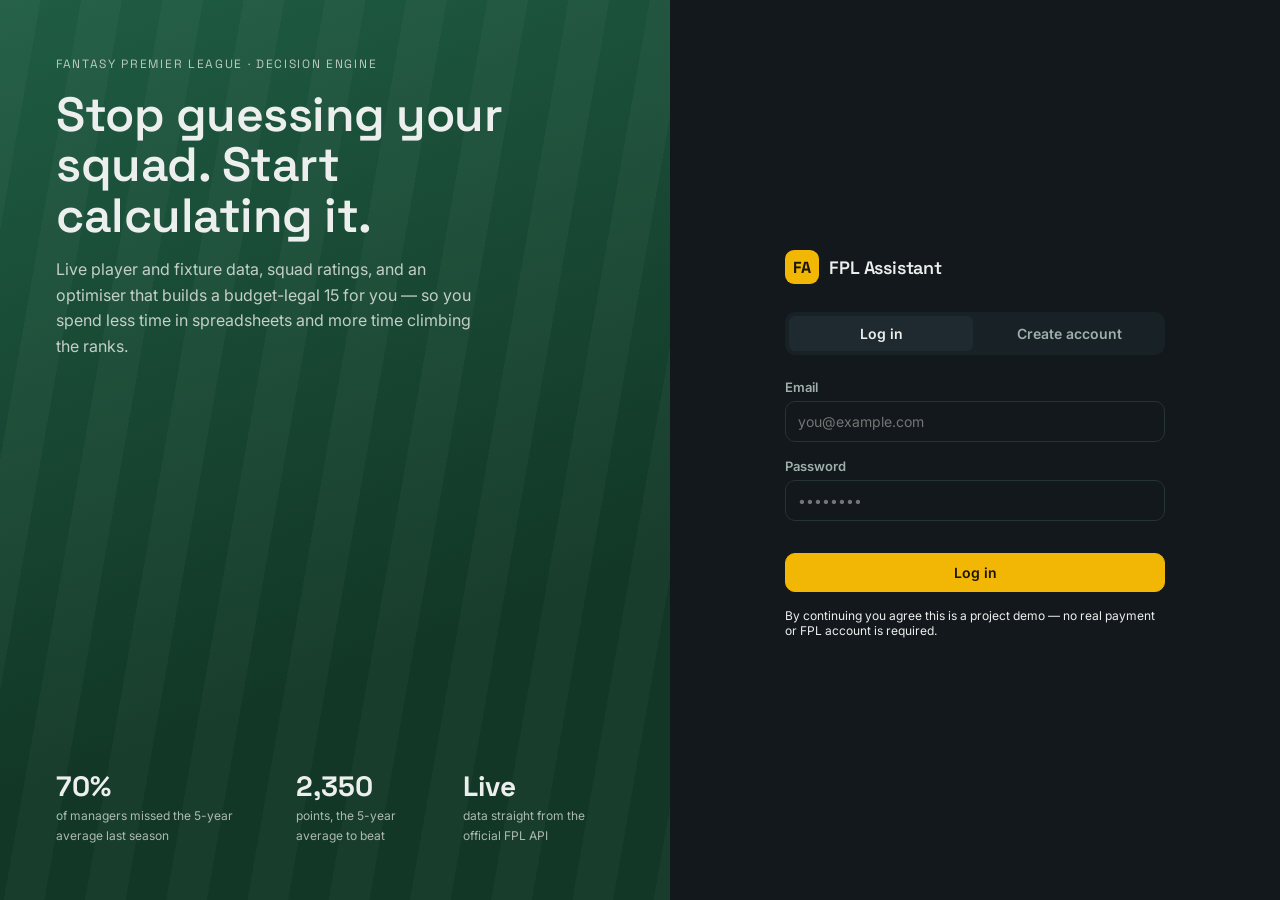
<file: fpl-assistant/frontend/index.html>
<!DOCTYPE html>
<html lang="en">
<head>
<meta charset="UTF-8">
<meta name="viewport" content="width=device-width, initial-scale=1.0">
<title>FPL Assistant &mdash; Build a smarter squad</title>
<link rel="stylesheet" href="css/style.css">
<script>window.FPL_API_BASE = 'https://fplaiv2.onrender.com/api';</script>
</head>
<body>

<div class="auth-shell">
  <div class="auth-hero">
    <div>
      <div class="eyebrow">Fantasy Premier League &middot; Decision Engine</div>
      <h1>Stop guessing your squad. Start calculating it.</h1>
      <p>Live player and fixture data, squad ratings, and an optimiser that builds a budget-legal 15 for you &mdash; so you spend less time in spreadsheets and more time climbing the ranks.</p>
    </div>
    <div class="auth-stat-row">
      <div class="auth-stat"><b>70%</b><span>of managers missed the 5-year average last season</span></div>
      <div class="auth-stat"><b>2,350</b><span>points, the 5-year average to beat</span></div>
      <div class="auth-stat"><b>Live</b><span>data straight from the official FPL API</span></div>
    </div>
  </div>

  <div class="auth-form-wrap">
    <div class="auth-card">
      <div class="logo"><div class="mark" style="width:34px;height:34px;border-radius:9px;background:var(--amber);color:#1a1400;display:flex;align-items:center;justify-content:center;font-family:var(--font-display);font-weight:700;">FA</div>
        <span class="display" style="font-size:18px;">FPL Assistant</span>
      </div>

      <div class="auth-tabs">
        <div class="auth-tab active" data-tab="login">Log in</div>
        <div class="auth-tab" data-tab="register">Create account</div>
      </div>

      <form id="login-form">
        <div class="field">
          <label for="login-email">Email</label>
          <input id="login-email" type="email" required autocomplete="email" placeholder="you@example.com">
        </div>
        <div class="field">
          <label for="login-password">Password</label>
          <input id="login-password" type="password" required autocomplete="current-password" placeholder="&bull;&bull;&bull;&bull;&bull;&bull;&bull;&bull;">
        </div>
        <div class="field-error" id="login-error"></div>
        <button type="submit" class="btn btn-primary btn-block" id="login-submit">Log in</button>
      </form>

      <form id="register-form" class="hidden">
        <div class="field">
          <label for="reg-name">Display name</label>
          <input id="reg-name" type="text" required placeholder="e.g. Alex">
        </div>
        <div class="field">
          <label for="reg-email">Email</label>
          <input id="reg-email" type="email" required autocomplete="email" placeholder="you@example.com">
        </div>
        <div class="field">
          <label for="reg-password">Password</label>
          <input id="reg-password" type="password" required minlength="8" autocomplete="new-password" placeholder="At least 8 characters">
        </div>
        <div class="field-error" id="register-error"></div>
        <button type="submit" class="btn btn-primary btn-block" id="register-submit">Create account</button>
      </form>

      <p class="sub" style="margin-top:16px;font-size:12px;">By continuing you agree this is a project demo &mdash; no real payment or FPL account is required.</p>
    </div>
  </div>
</div>

<script src="js/api.js"></script>
<script src="js/auth.js"></script>
</body>
</html>
</file>
<file: fpl-assistant/frontend/css/style.css>
/* ==========================================================================
   FPL Assistant -- design tokens
   Palette:  ink #12181B (bg) / panel #182126 / turf #1F5C43 / chalk #EDEFEE
             signal amber #F2B705 (primary action, budget)
             data blue #3E8EDE (links, secondary accent)
             danger #E5484D (alerts, injuries)
   Type:     Display -- 'Space Grotesk'  |  Body -- 'Inter'
   ========================================================================== */

@import url('https://fonts.googleapis.com/css2?family=Space+Grotesk:wght@500;600;700&family=Inter:wght@400;500;600;700&display=swap');

:root {
  --ink: #12181b;
  --panel: #182126;
  --panel-raised: #1e2a30;
  --line: #263339;
  --turf: #1f5c43;
  --turf-light: #2c7a58;
  --chalk: #edefee;
  --chalk-dim: #9fb0ac;
  --amber: #f2b705;
  --amber-dim: #a67e08;
  --blue: #3e8ede;
  --danger: #e5484d;
  --success: #34c98a;

  --font-display: 'Space Grotesk', 'Segoe UI', sans-serif;
  --font-body: 'Inter', 'Segoe UI', sans-serif;

  --radius-sm: 6px;
  --radius-md: 10px;
  --radius-lg: 16px;

  --shadow-card: 0 1px 0 rgba(255, 255, 255, 0.03) inset, 0 8px 24px rgba(0, 0, 0, 0.35);
  --sidebar-w: 232px;
}

* { box-sizing: border-box; }

html, body {
  margin: 0;
  padding: 0;
  background: var(--ink);
  color: var(--chalk);
  font-family: var(--font-body);
  -webkit-font-smoothing: antialiased;
}

body { min-height: 100vh; }

h1, h2, h3, h4, .display {
  font-family: var(--font-display);
  font-weight: 600;
  letter-spacing: -0.01em;
  margin: 0;
}

a { color: var(--blue); text-decoration: none; }
a:hover { text-decoration: underline; }

button, input, select, textarea { font-family: inherit; }

:focus-visible {
  outline: 2px solid var(--amber);
  outline-offset: 2px;
}

@media (prefers-reduced-motion: reduce) {
  * { animation-duration: 0.001ms !important; transition-duration: 0.001ms !important; }
}

.hidden { display: none !important; }

/* ---------- Buttons ---------- */
.btn {
  display: inline-flex;
  align-items: center;
  justify-content: center;
  gap: 8px;
  border: 1px solid var(--line);
  background: var(--panel-raised);
  color: var(--chalk);
  padding: 10px 16px;
  border-radius: var(--radius-md);
  font-weight: 600;
  font-size: 14px;
  cursor: pointer;
  transition: transform 0.12s ease, background 0.12s ease, border-color 0.12s ease;
}
.btn:hover { background: #24333a; border-color: #33454c; }
.btn:active { transform: translateY(1px); }
.btn-primary { background: var(--amber); border-color: var(--amber); color: #1a1400; }
.btn-primary:hover { background: #ffcb2b; border-color: #ffcb2b; }
.btn-ghost { background: transparent; border-color: transparent; }
.btn-danger { color: var(--danger); }
.btn-block { width: 100%; }
.btn-sm { padding: 6px 10px; font-size: 12px; border-radius: var(--radius-sm); }

/* ---------- Forms ---------- */
.field { display: flex; flex-direction: column; gap: 6px; margin-bottom: 16px; }
.field label { font-size: 13px; color: var(--chalk-dim); font-weight: 600; }
.field input, .field select {
  background: var(--ink);
  border: 1px solid var(--line);
  color: var(--chalk);
  padding: 11px 12px;
  border-radius: var(--radius-md);
  font-size: 14px;
}
.field input:focus, .field select:focus { border-color: var(--amber); }
.field-error { color: var(--danger); font-size: 12px; min-height: 16px; }

/* ---------- Auth screen ---------- */
.auth-shell {
  min-height: 100vh;
  display: grid;
  grid-template-columns: 1.1fr 1fr;
}
.auth-hero {
  position: relative;
  background:
    repeating-linear-gradient(100deg, rgba(255,255,255,0.03) 0 40px, transparent 40px 80px),
    linear-gradient(160deg, var(--turf) 0%, #123726 70%);
  padding: 56px;
  display: flex;
  flex-direction: column;
  justify-content: space-between;
  overflow: hidden;
}
.auth-hero .eyebrow {
  font-family: var(--font-display);
  text-transform: uppercase;
  letter-spacing: 0.14em;
  font-size: 12px;
  color: rgba(237,239,238,0.75);
}
.auth-hero h1 {
  font-size: clamp(32px, 4vw, 48px);
  line-height: 1.05;
  max-width: 480px;
  margin-top: 18px;
}
.auth-hero p { max-width: 420px; color: rgba(237,239,238,0.8); margin-top: 16px; line-height: 1.6; }
.auth-stat-row { display: flex; gap: 28px; margin-top: 40px; }
.auth-stat b { font-family: var(--font-display); font-size: 28px; display: block; }
.auth-stat span { font-size: 12px; color: rgba(237,239,238,0.7); }
.auth-form-wrap {
  display: flex;
  align-items: center;
  justify-content: center;
  padding: 32px;
}
.auth-card { width: 100%; max-width: 380px; }
.auth-card .logo { display: flex; align-items: center; gap: 10px; margin-bottom: 28px; }
.auth-tabs { display: flex; gap: 4px; background: var(--panel); padding: 4px; border-radius: var(--radius-md); margin-bottom: 24px; }
.auth-tab { flex: 1; text-align: center; padding: 9px; border-radius: var(--radius-sm); cursor: pointer; font-weight: 600; font-size: 14px; color: var(--chalk-dim); }
.auth-tab.active { background: var(--panel-raised); color: var(--chalk); }

@media (max-width: 860px) {
  .auth-shell { grid-template-columns: 1fr; }
  .auth-hero { display: none; }
}

/* ---------- App shell ---------- */
.app-shell { display: grid; grid-template-columns: var(--sidebar-w) 1fr; min-height: 100vh; }
.sidebar {
  background: var(--panel);
  border-right: 1px solid var(--line);
  padding: 22px 16px;
  display: flex;
  flex-direction: column;
  position: sticky;
  top: 0;
  height: 100vh;
}
.sidebar .logo { display: flex; align-items: center; gap: 10px; padding: 0 8px 22px; }
.sidebar .logo .mark {
  width: 30px; height: 30px; border-radius: 8px;
  background: var(--amber); color: #1a1400;
  display: flex; align-items: center; justify-content: center;
  font-family: var(--font-display); font-weight: 700;
}
.sidebar .logo span { font-family: var(--font-display); font-weight: 700; font-size: 16px; }
.nav-group { display: flex; flex-direction: column; gap: 2px; margin-bottom: 18px; }
.nav-label { font-size: 11px; text-transform: uppercase; letter-spacing: 0.08em; color: var(--chalk-dim); padding: 8px 10px 4px; }
.nav-link {
  display: flex; align-items: center; gap: 10px;
  padding: 10px 10px; border-radius: var(--radius-sm);
  color: var(--chalk-dim); font-weight: 600; font-size: 14px;
  cursor: pointer;
}
.nav-link:hover { background: var(--panel-raised); color: var(--chalk); text-decoration: none; }
.nav-link.active { background: var(--turf); color: var(--chalk); }
.nav-link .dot { width: 6px; height: 6px; border-radius: 50%; background: currentColor; opacity: 0.6; }
.sidebar-footer { margin-top: auto; border-top: 1px solid var(--line); padding-top: 14px; }
.user-chip { display: flex; align-items: center; gap: 10px; padding: 8px; border-radius: var(--radius-md); }
.user-chip .avatar { width: 32px; height: 32px; border-radius: 50%; background: var(--blue); display: flex; align-items: center; justify-content: center; font-weight: 700; font-family: var(--font-display); font-size: 13px; }
.user-chip .name { font-size: 13px; font-weight: 600; }
.user-chip .email { font-size: 11px; color: var(--chalk-dim); }

.main { padding: 28px 36px 60px; max-width: 1240px; }
.page-header { display: flex; align-items: flex-end; justify-content: space-between; margin-bottom: 24px; flex-wrap: wrap; gap: 12px; }
.page-header h1 { font-size: 26px; }
.page-header p { color: var(--chalk-dim); margin-top: 6px; font-size: 14px; }

.mobile-topbar { display: none; }
.mobile-tabbar { display: none; }

@media (max-width: 900px) {
  .app-shell { grid-template-columns: 1fr; }
  .sidebar { display: none; }
  .mobile-topbar {
    display: flex; align-items: center; justify-content: space-between;
    padding: 14px 16px; background: var(--panel); border-bottom: 1px solid var(--line);
    position: sticky; top: 0; z-index: 20;
  }
  .mobile-topbar .logo { display: flex; align-items: center; gap: 8px; font-family: var(--font-display); font-weight: 700; }
  .mobile-topbar .mark { width: 26px; height: 26px; border-radius: 7px; background: var(--amber); color: #1a1400; display: flex; align-items: center; justify-content: center; font-weight: 700; font-size: 12px; }
  .main { padding: 20px 16px 90px; }
  .mobile-tabbar {
    display: flex; position: fixed; bottom: 0; left: 0; right: 0; z-index: 20;
    background: var(--panel); border-top: 1px solid var(--line);
    padding: 8px 6px calc(8px + env(safe-area-inset-bottom));
  }
  .mobile-tabbar a {
    flex: 1; display: flex; flex-direction: column; align-items: center; gap: 3px;
    font-size: 10px; color: var(--chalk-dim); font-weight: 600; padding: 4px;
  }
  .mobile-tabbar a.active { color: var(--amber); }
  .mobile-tabbar .icon { font-size: 17px; }
}

/* ---------- Cards / grid ---------- */
.card {
  background: var(--panel);
  border: 1px solid var(--line);
  border-radius: var(--radius-lg);
  box-shadow: var(--shadow-card);
  padding: 20px;
}
.card h3 { font-size: 15px; margin-bottom: 4px; }
.card .sub { color: var(--chalk-dim); font-size: 13px; }

.stat-grid { display: grid; grid-template-columns: repeat(auto-fit, minmax(180px, 1fr)); gap: 14px; margin-bottom: 24px; }
.stat-card { background: var(--panel); border: 1px solid var(--line); border-radius: var(--radius-lg); padding: 18px; }
.stat-card .label { font-size: 12px; color: var(--chalk-dim); text-transform: uppercase; letter-spacing: 0.06em; }
.stat-card .value { font-family: var(--font-display); font-size: 28px; margin-top: 8px; }
.stat-card .delta { font-size: 12px; margin-top: 6px; }
.delta-up { color: var(--success); }
.delta-down { color: var(--danger); }

.two-col { display: grid; grid-template-columns: 1.4fr 1fr; gap: 20px; }
@media (max-width: 1000px) { .two-col { grid-template-columns: 1fr; } }

/* ---------- Tables ---------- */
.table-wrap { overflow-x: auto; border: 1px solid var(--line); border-radius: var(--radius-lg); }
table { width: 100%; border-collapse: collapse; min-width: 640px; }
thead th {
  text-align: left; font-size: 11px; text-transform: uppercase; letter-spacing: 0.06em;
  color: var(--chalk-dim); padding: 12px 14px; background: var(--panel-raised);
  border-bottom: 1px solid var(--line); position: sticky; top: 0; cursor: pointer; white-space: nowrap;
}
thead th:hover { color: var(--chalk); }
tbody td { padding: 12px 14px; border-bottom: 1px solid var(--line); font-size: 14px; }
tbody tr:last-child td { border-bottom: none; }
tbody tr:hover { background: rgba(255,255,255,0.02); }
.player-name { font-weight: 600; }
.player-meta { font-size: 12px; color: var(--chalk-dim); }

.badge { display: inline-flex; align-items: center; padding: 3px 9px; border-radius: 999px; font-size: 11px; font-weight: 700; letter-spacing: 0.03em; }
.badge-gkp { background: rgba(242,183,5,0.15); color: var(--amber); }
.badge-def { background: rgba(62,142,222,0.15); color: var(--blue); }
.badge-mid { background: rgba(52,201,138,0.15); color: var(--success); }
.badge-fwd { background: rgba(229,72,77,0.15); color: var(--danger); }
.badge-fdr-1, .badge-fdr-2 { background: rgba(52,201,138,0.18); color: var(--success); }
.badge-fdr-3 { background: rgba(242,183,5,0.18); color: var(--amber); }
.badge-fdr-4, .badge-fdr-5 { background: rgba(229,72,77,0.18); color: var(--danger); }

.filters-bar { display: flex; flex-wrap: wrap; gap: 10px; margin-bottom: 18px; }
.filters-bar input, .filters-bar select {
  background: var(--panel); border: 1px solid var(--line); color: var(--chalk);
  padding: 9px 12px; border-radius: var(--radius-md); font-size: 13px;
}
.search-input { flex: 1; min-width: 200px; }

/* ---------- Squad builder / pitch (signature element) ---------- */
.builder-layout { display: grid; grid-template-columns: 1fr 320px; gap: 20px; }
@media (max-width: 1000px) { .builder-layout { grid-template-columns: 1fr; } }

.pitch {
  position: relative;
  border-radius: var(--radius-lg);
  border: 2px solid rgba(237,239,238,0.18);
  background:
    repeating-linear-gradient(0deg, rgba(255,255,255,0.045) 0 42px, rgba(0,0,0,0.05) 42px 84px),
    linear-gradient(180deg, #1c5a41, #14432f 55%, #0f331f);
  padding: 18px 12px 26px;
  min-height: 560px;
  display: flex;
  flex-direction: column;
  justify-content: space-between;
  gap: 10px;
  overflow: hidden;
}
.pitch::before {
  content: "";
  position: absolute; inset: 14px;
  border: 1.5px solid rgba(237,239,238,0.22);
  border-radius: 10px;
  pointer-events: none;
}
.pitch-row { display: flex; justify-content: center; gap: 14px; flex-wrap: wrap; position: relative; z-index: 1; }
.bench-row {
  display: flex; justify-content: center; gap: 12px; padding: 14px 10px 4px;
  border-top: 1px dashed rgba(237,239,238,0.25); margin-top: 8px; flex-wrap: wrap;
}
.player-chip {
  width: 84px;
  display: flex; flex-direction: column; align-items: center; gap: 4px;
  cursor: pointer;
}
.player-chip .shirt {
  width: 42px; height: 42px; border-radius: 10px;
  background: var(--panel-raised); border: 2px solid var(--amber);
  display: flex; align-items: center; justify-content: center;
  font-family: var(--font-display); font-weight: 700; font-size: 12px;
  color: var(--chalk);
}
.player-chip .cap-badge {
  position: relative; top: -46px; left: 26px; width: 16px; height: 16px;
  background: var(--amber); color: #1a1400; border-radius: 50%;
  font-size: 10px; font-weight: 800; display: flex; align-items: center; justify-content: center;
}
.player-chip .name { font-size: 11px; font-weight: 700; text-align: center; background: rgba(0,0,0,0.55); padding: 2px 6px; border-radius: 4px; }
.player-chip .cost { font-size: 10px; color: rgba(237,239,238,0.85); }
.player-chip.empty .shirt { border-style: dashed; border-color: rgba(237,239,238,0.35); background: rgba(0,0,0,0.15); }
.player-chip.empty .name { color: rgba(237,239,238,0.45); background: transparent; }

.budget-bar { height: 10px; border-radius: 999px; background: var(--panel-raised); overflow: hidden; margin: 10px 0; }
.budget-bar-fill { height: 100%; background: linear-gradient(90deg, var(--success), var(--amber)); transition: width 0.25s ease; }
.budget-bar-fill.over { background: var(--danger); }

.pill-select { display: flex; gap: 6px; flex-wrap: wrap; }
.pill { padding: 7px 12px; border-radius: 999px; border: 1px solid var(--line); font-size: 12px; font-weight: 700; cursor: pointer; color: var(--chalk-dim); }
.pill.active { background: var(--turf); color: var(--chalk); border-color: var(--turf); }

.watchlist-card { display: flex; align-items: center; justify-content: space-between; gap: 12px; padding: 12px 14px; }

.compare-grid { display: grid; grid-template-columns: repeat(auto-fit, minmax(200px, 1fr)); gap: 14px; }

.toast-stack { position: fixed; top: 18px; right: 18px; display: flex; flex-direction: column; gap: 10px; z-index: 100; }
.toast {
  background: var(--panel-raised); border: 1px solid var(--line); border-left: 3px solid var(--amber);
  padding: 12px 16px; border-radius: var(--radius-md); font-size: 13px; box-shadow: var(--shadow-card);
  max-width: 300px;
}
.toast.error { border-left-color: var(--danger); }
.toast.success { border-left-color: var(--success); }

.empty-state { text-align: center; padding: 60px 20px; color: var(--chalk-dim); }
.empty-state .icon { font-size: 34px; margin-bottom: 10px; }

.spinner {
  width: 22px; height: 22px; border-radius: 50%;
  border: 3px solid var(--line); border-top-color: var(--amber);
  animation: spin 0.7s linear infinite;
}
@keyframes spin { to { transform: rotate(360deg); } }

.section-title { display: flex; align-items: center; justify-content: space-between; margin: 28px 0 12px; }
.section-title h2 { font-size: 17px; }

.toggle-row { display: flex; align-items: center; gap: 10px; }
.switch { position: relative; width: 40px; height: 22px; }
.switch input { opacity: 0; width: 0; height: 0; }
.switch .track { position: absolute; inset: 0; background: var(--panel-raised); border: 1px solid var(--line); border-radius: 999px; transition: 0.15s; }
.switch .track::before { content:""; position:absolute; width:16px; height:16px; left:2px; top:2px; background: var(--chalk-dim); border-radius:50%; transition: 0.15s; }
.switch input:checked + .track { background: var(--turf); }
.switch input:checked + .track::before { transform: translateX(18px); background: var(--chalk); }
</file>
